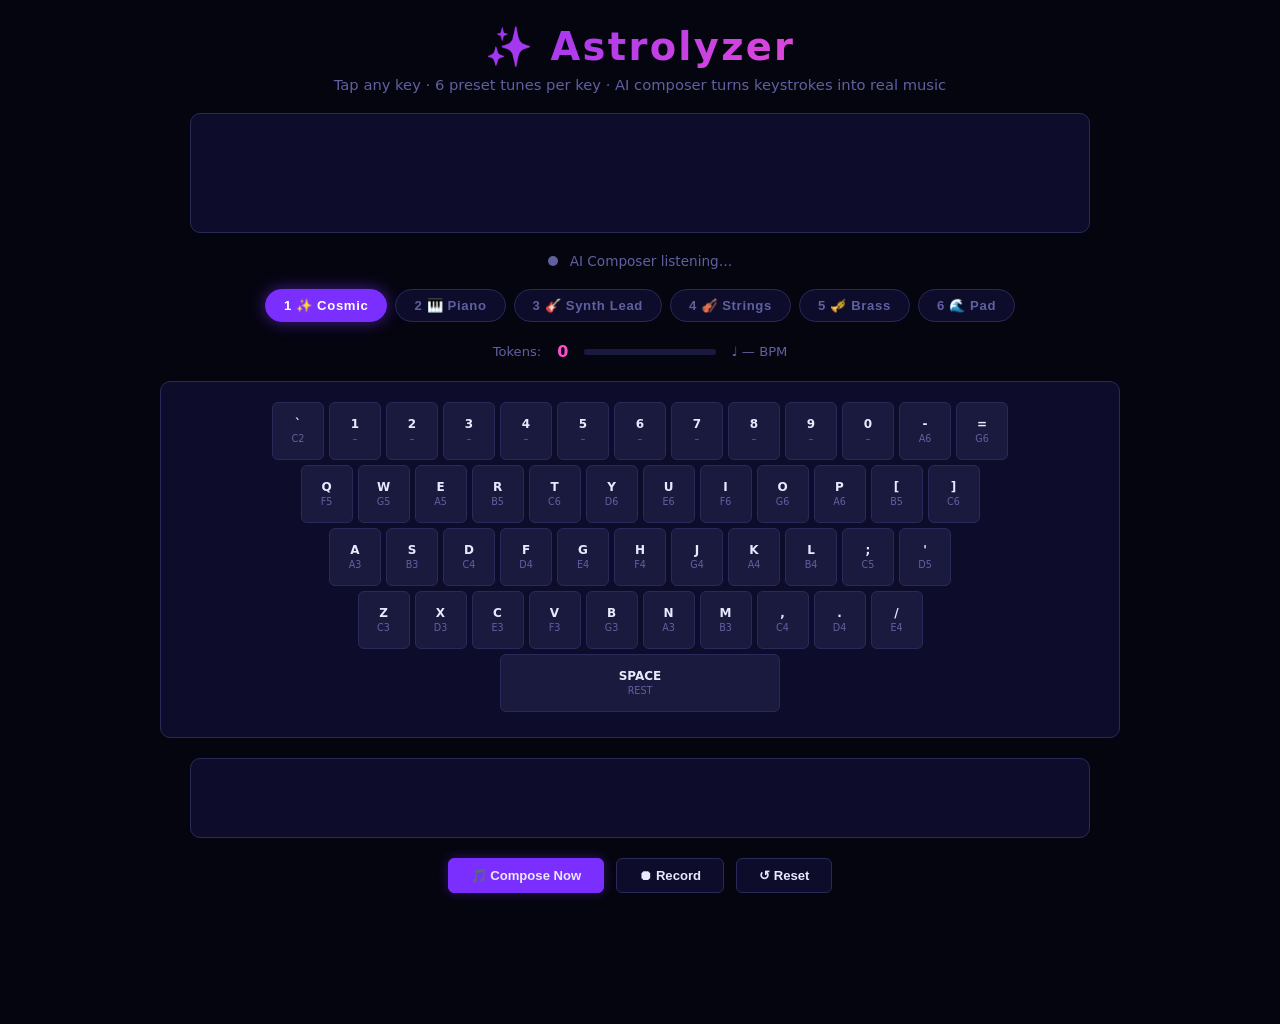
<file: index.html>
<!DOCTYPE html>
<html lang="en">
<head>
  <meta charset="UTF-8" />
  <meta name="viewport" content="width=device-width, initial-scale=1.0" />
  <title>Astrolyzer – Cosmic Keyboard Synthesizer</title>
  <link rel="stylesheet" href="styles/main.css" />
<meta name="description" content="Play a cosmic keyboard synthesizer and explore sound with a visual musical workspace.">
<link rel="canonical" href="https://www-infinity4.github.io/Astrolyzer/">
<meta property="og:type" content="website"><meta property="og:title" content="Astrolyzer"><meta property="og:description" content="Play a cosmic keyboard synthesizer and explore sound with a visual musical workspace."><meta property="og:url" content="https://www-infinity4.github.io/Astrolyzer/"><meta property="og:image" content="https://www-infinity4.github.io/Astrolyzer/assets/share-preview-v1.png"><meta property="og:image:secure_url" content="https://www-infinity4.github.io/Astrolyzer/assets/share-preview-v1.png"><meta property="og:image:type" content="image/png"><meta property="og:image:width" content="1731"><meta property="og:image:height" content="909"><meta property="og:image:alt" content="Astrolyzer website preview">
<meta name="twitter:card" content="summary_large_image"><meta name="twitter:title" content="Astrolyzer"><meta name="twitter:description" content="Play a cosmic keyboard synthesizer and explore sound with a visual musical workspace."><meta name="twitter:image" content="https://www-infinity4.github.io/Astrolyzer/assets/share-preview-v1.png"><meta name="twitter:image:alt" content="Astrolyzer website preview">
</head>
<body>

<!-- Background starfield -->
<canvas id="starfield"></canvas>

<div id="app">

  <!-- ── Header ─────────────────────────────────────────── -->
  <header>
    <h1>✨ Astrolyzer</h1>
    <p>Tap any key · 6 preset tunes per key · AI composer turns keystrokes into real music</p>
  </header>

  <!-- ── Frequency spectrum visualizer ─────────────────── -->
  <div id="visualizer-wrap">
    <canvas id="visualizer"></canvas>
  </div>

  <!-- ── Composer status ────────────────────────────────── -->
  <div id="composer-status">
    <div class="dot" id="composer-dot"></div>
    <span id="composer-label">AI Composer listening…</span>
  </div>

  <!-- ── Preset selector – 6 presets, one per sound timbre ─────────── -->
  <div id="presets" role="group" aria-label="Sound presets">
    <button class="preset-btn selected" data-idx="0" style="--preset-color:#7b2fff">1  ✨ Cosmic</button>
    <button class="preset-btn" data-idx="1" style="--preset-color:#c8c8ff">2  🎹 Piano</button>
    <button class="preset-btn" data-idx="2" style="--preset-color:#ff4ecd">3  🎸 Synth Lead</button>
    <button class="preset-btn" data-idx="3" style="--preset-color:#ffb347">4  🎻 Strings</button>
    <button class="preset-btn" data-idx="4" style="--preset-color:#ffd700">5  🎺 Brass</button>
    <button class="preset-btn" data-idx="5" style="--preset-color:#00e5ff">6  🌊 Pad</button>
  </div>

  <!-- ── Token bar ──────────────────────────────────────── -->
  <div id="token-bar">
    <span>Tokens:</span>
    <span id="token-count">0</span>
    <progress id="token-progress" max="16" value="0"></progress>
    <span id="tempo-label">♩ — BPM</span>
  </div>

  <!-- ── Virtual keyboard (pre-rendered; JS adds audio behaviour) ───── -->
  <div id="keyboard-wrap" aria-label="Virtual keyboard">

    <!-- Number row -->
    <div class="kb-row">
      <div class="key" data-key="`"><span class="kb-label">`</span><span class="note-label">C2</span></div>
      <div class="key" data-key="1"><span class="kb-label">1</span><span class="note-label">–</span></div>
      <div class="key" data-key="2"><span class="kb-label">2</span><span class="note-label">–</span></div>
      <div class="key" data-key="3"><span class="kb-label">3</span><span class="note-label">–</span></div>
      <div class="key" data-key="4"><span class="kb-label">4</span><span class="note-label">–</span></div>
      <div class="key" data-key="5"><span class="kb-label">5</span><span class="note-label">–</span></div>
      <div class="key" data-key="6"><span class="kb-label">6</span><span class="note-label">–</span></div>
      <div class="key" data-key="7"><span class="kb-label">7</span><span class="note-label">–</span></div>
      <div class="key" data-key="8"><span class="kb-label">8</span><span class="note-label">–</span></div>
      <div class="key" data-key="9"><span class="kb-label">9</span><span class="note-label">–</span></div>
      <div class="key" data-key="0"><span class="kb-label">0</span><span class="note-label">–</span></div>
      <div class="key" data-key="-"><span class="kb-label">-</span><span class="note-label">A6</span></div>
      <div class="key" data-key="="><span class="kb-label">=</span><span class="note-label">G6</span></div>
    </div>

    <!-- Q row -->
    <div class="kb-row">
      <div class="key" data-key="q"><span class="kb-label">Q</span><span class="note-label">F5</span></div>
      <div class="key" data-key="w"><span class="kb-label">W</span><span class="note-label">G5</span></div>
      <div class="key" data-key="e"><span class="kb-label">E</span><span class="note-label">A5</span></div>
      <div class="key" data-key="r"><span class="kb-label">R</span><span class="note-label">B5</span></div>
      <div class="key" data-key="t"><span class="kb-label">T</span><span class="note-label">C6</span></div>
      <div class="key" data-key="y"><span class="kb-label">Y</span><span class="note-label">D6</span></div>
      <div class="key" data-key="u"><span class="kb-label">U</span><span class="note-label">E6</span></div>
      <div class="key" data-key="i"><span class="kb-label">I</span><span class="note-label">F6</span></div>
      <div class="key" data-key="o"><span class="kb-label">O</span><span class="note-label">G6</span></div>
      <div class="key" data-key="p"><span class="kb-label">P</span><span class="note-label">A6</span></div>
      <div class="key" data-key="["><span class="kb-label">[</span><span class="note-label">B5</span></div>
      <div class="key" data-key="]"><span class="kb-label">]</span><span class="note-label">C6</span></div>
    </div>

    <!-- A row -->
    <div class="kb-row">
      <div class="key" data-key="a"><span class="kb-label">A</span><span class="note-label">A3</span></div>
      <div class="key" data-key="s"><span class="kb-label">S</span><span class="note-label">B3</span></div>
      <div class="key" data-key="d"><span class="kb-label">D</span><span class="note-label">C4</span></div>
      <div class="key" data-key="f"><span class="kb-label">F</span><span class="note-label">D4</span></div>
      <div class="key" data-key="g"><span class="kb-label">G</span><span class="note-label">E4</span></div>
      <div class="key" data-key="h"><span class="kb-label">H</span><span class="note-label">F4</span></div>
      <div class="key" data-key="j"><span class="kb-label">J</span><span class="note-label">G4</span></div>
      <div class="key" data-key="k"><span class="kb-label">K</span><span class="note-label">A4</span></div>
      <div class="key" data-key="l"><span class="kb-label">L</span><span class="note-label">B4</span></div>
      <div class="key" data-key=";"><span class="kb-label">;</span><span class="note-label">C5</span></div>
      <div class="key" data-key="'"><span class="kb-label">'</span><span class="note-label">D5</span></div>
    </div>

    <!-- Z row -->
    <div class="kb-row">
      <div class="key" data-key="z"><span class="kb-label">Z</span><span class="note-label">C3</span></div>
      <div class="key" data-key="x"><span class="kb-label">X</span><span class="note-label">D3</span></div>
      <div class="key" data-key="c"><span class="kb-label">C</span><span class="note-label">E3</span></div>
      <div class="key" data-key="v"><span class="kb-label">V</span><span class="note-label">F3</span></div>
      <div class="key" data-key="b"><span class="kb-label">B</span><span class="note-label">G3</span></div>
      <div class="key" data-key="n"><span class="kb-label">N</span><span class="note-label">A3</span></div>
      <div class="key" data-key="m"><span class="kb-label">M</span><span class="note-label">B3</span></div>
      <div class="key" data-key=","><span class="kb-label">,</span><span class="note-label">C4</span></div>
      <div class="key" data-key="."><span class="kb-label">.</span><span class="note-label">D4</span></div>
      <div class="key" data-key="/"><span class="kb-label">/</span><span class="note-label">E4</span></div>
    </div>

    <!-- Space bar -->
    <div class="kb-row">
      <div class="key space" data-key=" "><span class="kb-label">SPACE</span><span class="note-label">REST</span></div>
    </div>

  </div><!-- /#keyboard-wrap -->

  <!-- ── Song / token display ───────────────────────────── -->
  <div id="song-display" aria-live="polite" aria-label="Song tokens"></div>

  <!-- ── Controls ───────────────────────────────────────── -->
  <div id="controls">
    <button class="ctrl-btn primary" id="btn-compose">🎵 Compose Now</button>
    <button class="ctrl-btn" id="btn-record">⏺ Record</button>
    <button class="ctrl-btn danger" id="btn-reset">↺ Reset</button>
  </div>

  <!-- ── Knobs ──────────────────────────────────────────── -->
  <div id="knobs">
    <div class="knob-group">
      <label for="vol-slider">Volume</label>
      <input type="range" id="vol-slider" min="0" max="1" step="0.01" value="0.75" />
    </div>
    <div class="knob-group">
      <label for="reverb-slider">Reverb</label>
      <input type="range" id="reverb-slider" min="0" max="1" step="0.01" value="0.5" />
    </div>
  </div>

  <footer>
    Press <kbd>1</kbd>–<kbd>6</kbd> to switch presets &nbsp;|&nbsp;
    Tap any key to play &nbsp;|&nbsp;
    AI composer activates automatically ✨
  </footer>

</div><!-- /#app -->

<script src="src/keyboard.js"></script>
<script src="src/synthesizer.js"></script>
<script src="src/composer.js"></script>
<script src="src/visualizer.js"></script>
<script src="src/main.js"></script>
<script defer src="https://www-infinity4.github.io/Mint-For-Infinity/unified-wallet.js?v=20260831-game-rewards1"></script>
<script defer src="https://www-infinity4.github.io/Mint-For-Infinity/site-community.js?v=20260831-storage2" data-site-id="ASTROLYZER" data-site-title="Astrolyzer" data-share-url="https://www-infinity4.github.io/Astrolyzer/share.html"></script>
</body>
</html>
</file>
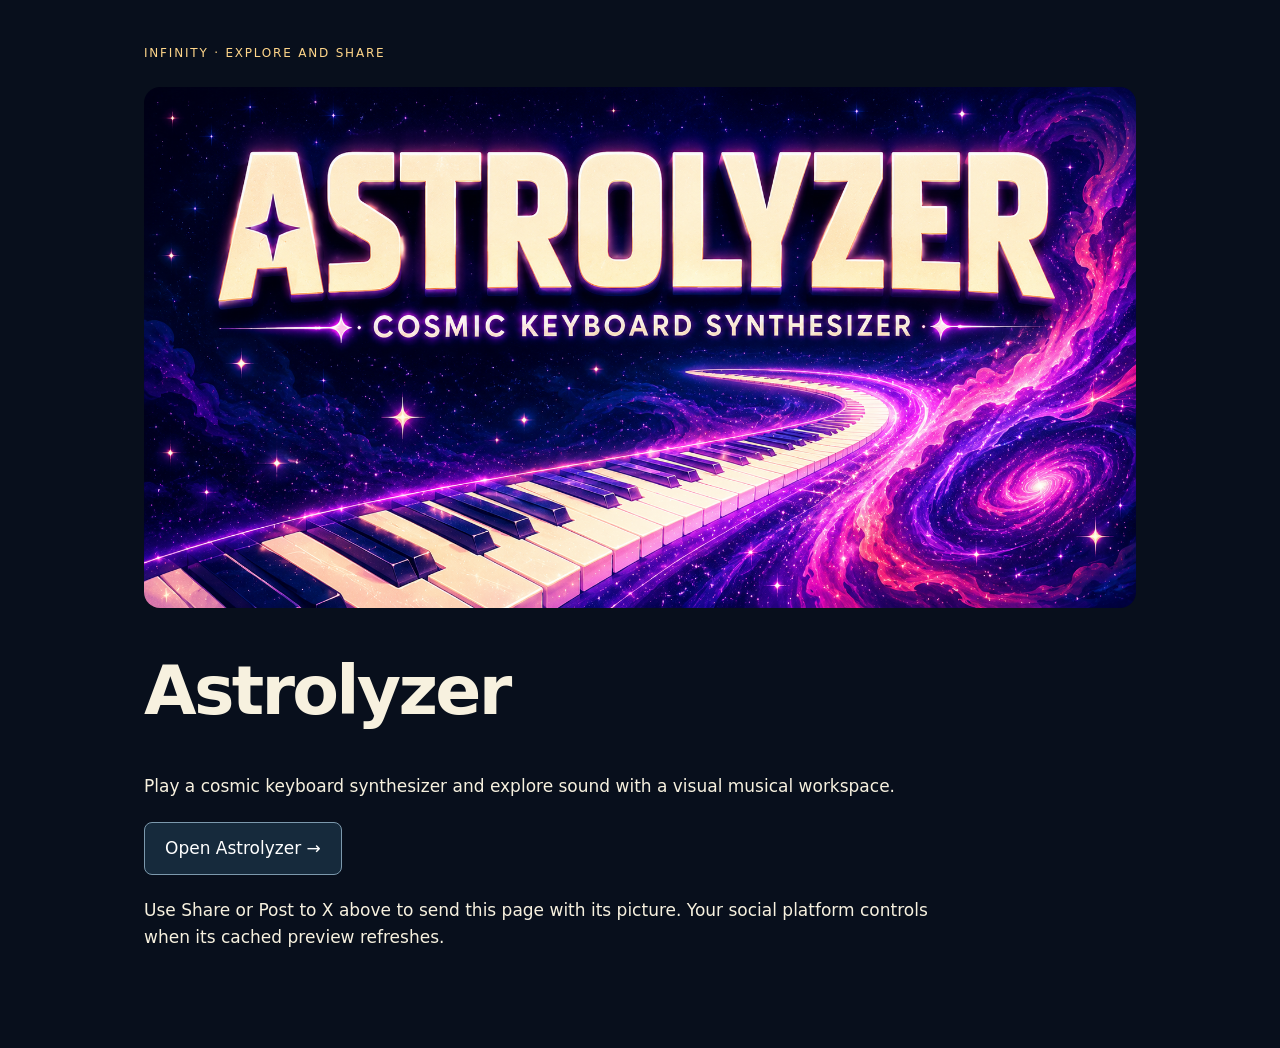
<file: share.html>
<!doctype html><html lang="en"><head><meta charset="utf-8"><meta name="viewport" content="width=device-width,initial-scale=1"><title>Astrolyzer — Share</title><meta name="description" content="Play a cosmic keyboard synthesizer and explore sound with a visual musical workspace.">
<link rel="canonical" href="https://www-infinity4.github.io/Astrolyzer/share.html">
<meta property="og:type" content="website"><meta property="og:title" content="Astrolyzer"><meta property="og:description" content="Play a cosmic keyboard synthesizer and explore sound with a visual musical workspace."><meta property="og:url" content="https://www-infinity4.github.io/Astrolyzer/share.html"><meta property="og:image" content="https://www-infinity4.github.io/Astrolyzer/assets/share-preview-v1.png"><meta property="og:image:secure_url" content="https://www-infinity4.github.io/Astrolyzer/assets/share-preview-v1.png"><meta property="og:image:type" content="image/png"><meta property="og:image:width" content="1731"><meta property="og:image:height" content="909"><meta property="og:image:alt" content="Astrolyzer website preview">
<meta name="twitter:card" content="summary_large_image"><meta name="twitter:title" content="Astrolyzer"><meta name="twitter:description" content="Play a cosmic keyboard synthesizer and explore sound with a visual musical workspace."><meta name="twitter:image" content="https://www-infinity4.github.io/Astrolyzer/assets/share-preview-v1.png"><meta name="twitter:image:alt" content="Astrolyzer website preview"><style>*{box-sizing:border-box}body{margin:0;background:#080f1c;color:#f7f1df;font:17px/1.6 system-ui,sans-serif}main{max-width:1040px;margin:auto;padding:32px 24px 80px}h1{font-size:clamp(36px,7vw,68px);line-height:1.08;letter-spacing:-.04em}h2{margin-top:2em}a{color:#aee8ff}img.hero{display:block;width:100%;height:auto;border-radius:16px;margin:24px 0}p{max-width:75ch}.eyebrow{font-size:12px;letter-spacing:.15em;text-transform:uppercase;color:#ffd68a}.button{display:inline-block;border:1px solid #7c99ad;border-radius:8px;padding:12px 20px;text-decoration:none;background:#162a3c;color:#fff;margin:5px 8px 5px 0}.note{border-left:3px solid #ffd68a;background:#142031;padding:16px 20px}.doc{border-top:1px solid #324055;margin-top:48px;overflow-wrap:anywhere}.doc pre{overflow:auto;background:#121d2b;padding:18px;border-radius:8px}.doc table{display:block;overflow:auto;border-collapse:collapse}.doc td,.doc th{border:1px solid #44556b;padding:8px}.grid{display:grid;grid-template-columns:repeat(auto-fit,minmax(250px,1fr));gap:18px}.card{padding:22px;border:1px solid #324055;border-radius:14px;background:#101d2c}.card h2{margin:0}</style></head><body><main><p class="eyebrow">Infinity · Explore and share</p><img class="hero" src="assets/share-preview-v1.png" alt="Astrolyzer website preview"><h1>Astrolyzer</h1><p>Play a cosmic keyboard synthesizer and explore sound with a visual musical workspace.</p><a class="button" href="./">Open Astrolyzer →</a><p>Use Share or Post to X above to send this page with its picture. Your social platform controls when its cached preview refreshes.</p></main><script defer src="https://www-infinity4.github.io/Mint-For-Infinity/unified-wallet.js?v=20260831-game-rewards1"></script>
<script defer src="https://www-infinity4.github.io/Mint-For-Infinity/site-community.js?v=20260831-storage2" data-site-id="ASTROLYZER" data-site-title="Astrolyzer" data-share-url="https://www-infinity4.github.io/Astrolyzer/share.html"></script></body></html>
</file>
<file: styles/main.css>
/* Astrolyzer – cosmic keyboard synthesizer */
*, *::before, *::after { box-sizing: border-box; margin: 0; padding: 0; }

:root {
  --bg: #050510;
  --panel: #0d0d2b;
  --accent: #7b2fff;
  --accent2: #ff4ecd;
  --text: #e8e8ff;
  --dim: #6060a0;
  --key-bg: #141432;
  --key-active: #7b2fff;
  --key-white: #1a1a3e;
  --radius: 10px;
}

html, body {
  height: 100%;
  background: var(--bg);
  color: var(--text);
  font-family: 'Segoe UI', system-ui, sans-serif;
  overflow-x: hidden;
}

/* ── Stars canvas (background) ───────────────────────────── */
#starfield {
  position: fixed;
  inset: 0;
  z-index: 0;
  pointer-events: none;
}

/* ── Layout ───────────────────────────────────────────────── */
#app {
  position: relative;
  z-index: 1;
  display: flex;
  flex-direction: column;
  align-items: center;
  min-height: 100vh;
  padding: 24px 16px 40px;
  gap: 20px;
}

/* ── Header ───────────────────────────────────────────────── */
header {
  text-align: center;
}
header h1 {
  font-size: 2.4rem;
  font-weight: 800;
  letter-spacing: .06em;
  background: linear-gradient(135deg, var(--accent), var(--accent2));
  -webkit-background-clip: text;
  -webkit-text-fill-color: transparent;
  background-clip: text;
}
header p {
  color: var(--dim);
  font-size: .92rem;
  margin-top: 6px;
}

/* ── Visualizer ───────────────────────────────────────────── */
#visualizer-wrap {
  width: 100%;
  max-width: 900px;
  background: var(--panel);
  border: 1px solid #2a2a5a;
  border-radius: var(--radius);
  overflow: hidden;
  height: 120px;
  position: relative;
}
#visualizer {
  width: 100%;
  height: 100%;
}

/* ── Composer status ──────────────────────────────────────── */
#composer-status {
  display: flex;
  align-items: center;
  gap: 12px;
  font-size: .85rem;
  color: var(--dim);
}
#composer-status .dot {
  width: 10px;
  height: 10px;
  border-radius: 50%;
  background: var(--dim);
  transition: background .3s, box-shadow .3s;
}
#composer-status .dot.active {
  background: var(--accent2);
  box-shadow: 0 0 10px var(--accent2);
}
#composer-label { transition: color .3s; }
#composer-label.active { color: var(--accent2); }

/* ── Preset selector ──────────────────────────────────────── */
#presets {
  display: flex;
  gap: 8px;
  flex-wrap: wrap;
  justify-content: center;
}
.preset-btn {
  padding: 8px 18px;
  border-radius: 20px;
  border: 1px solid #2a2a5a;
  background: var(--panel);
  color: var(--dim);
  cursor: pointer;
  font-size: .82rem;
  font-weight: 600;
  letter-spacing: .05em;
  transition: all .2s;
  user-select: none;
}
.preset-btn:hover { border-color: var(--accent); color: var(--text); }
.preset-btn.selected {
  background: var(--accent);
  border-color: var(--accent);
  color: #fff;
  box-shadow: 0 0 16px #7b2fff88;
}

/* ── Keyboard ─────────────────────────────────────────────── */
#keyboard-wrap {
  width: 100%;
  max-width: 960px;
  background: var(--panel);
  border: 1px solid #2a2a5a;
  border-radius: var(--radius);
  padding: 20px 16px;
}

.kb-row {
  display: flex;
  justify-content: center;
  gap: 5px;
  margin-bottom: 5px;
}

.key {
  display: flex;
  flex-direction: column;
  align-items: center;
  justify-content: center;
  min-width: 52px;
  height: 58px;
  border-radius: 6px;
  border: 1px solid #2a2a5a;
  background: var(--key-white);
  cursor: pointer;
  user-select: none;
  transition: background .08s, box-shadow .08s, transform .08s;
  position: relative;
  flex-shrink: 0;
}
.key .kb-label {
  font-size: .75rem;
  font-weight: 700;
  color: var(--text);
  line-height: 1;
}
.key .note-label {
  font-size: .6rem;
  color: var(--dim);
  margin-top: 3px;
}
.key:hover {
  border-color: var(--accent);
  background: #1e1e4a;
}
.key.active {
  background: var(--key-active);
  border-color: var(--accent);
  box-shadow: 0 0 18px var(--accent), 0 0 6px var(--accent2);
  transform: translateY(2px);
}
.key.composer-active {
  background: #2a1060;
  border-color: var(--accent2);
  box-shadow: 0 0 14px var(--accent2);
}

/* Space bar */
.key.space {
  min-width: 280px;
}

/* ── Token counter ────────────────────────────────────────── */
#token-bar {
  display: flex;
  align-items: center;
  gap: 16px;
  font-size: .82rem;
  color: var(--dim);
}
#token-count {
  font-weight: 700;
  color: var(--accent2);
  font-size: 1rem;
}
#token-bar progress {
  flex: 1;
  max-width: 200px;
  height: 6px;
  border-radius: 3px;
  appearance: none;
  background: #1a1a40;
  border: none;
}
#token-bar progress::-webkit-progress-bar { background: #1a1a40; border-radius: 3px; }
#token-bar progress::-webkit-progress-value {
  background: linear-gradient(90deg, var(--accent), var(--accent2));
  border-radius: 3px;
}

/* ── Song scroll ──────────────────────────────────────────── */
#song-display {
  width: 100%;
  max-width: 900px;
  background: var(--panel);
  border: 1px solid #2a2a5a;
  border-radius: var(--radius);
  padding: 14px 18px;
  font-size: .82rem;
  min-height: 80px;
  max-height: 160px;
  overflow-y: auto;
  color: var(--dim);
  line-height: 1.7;
}
#song-display span {
  display: inline-block;
  padding: 1px 5px;
  margin: 1px;
  border-radius: 4px;
  background: #1a1a40;
  color: var(--text);
  font-family: 'Courier New', monospace;
  font-size: .78rem;
}
#song-display span.composer {
  background: #2a1060;
  color: var(--accent2);
}

/* ── Controls ─────────────────────────────────────────────── */
#controls {
  display: flex;
  gap: 12px;
  flex-wrap: wrap;
  justify-content: center;
}
.ctrl-btn {
  padding: 9px 22px;
  border-radius: 6px;
  border: 1px solid #2a2a5a;
  background: var(--panel);
  color: var(--text);
  cursor: pointer;
  font-size: .82rem;
  font-weight: 600;
  transition: all .2s;
}
.ctrl-btn:hover { border-color: var(--accent); }
.ctrl-btn.danger:hover { border-color: #ff4e4e; color: #ff4e4e; }
.ctrl-btn.primary {
  background: var(--accent);
  border-color: var(--accent);
  box-shadow: 0 0 12px #7b2fff55;
}
.ctrl-btn.primary:hover { box-shadow: 0 0 22px #7b2fff99; }

/* ── Volume / tempo knobs ─────────────────────────────────── */
#knobs {
  display: flex;
  gap: 24px;
  align-items: center;
  flex-wrap: wrap;
  justify-content: center;
}
.knob-group {
  display: flex;
  flex-direction: column;
  align-items: center;
  gap: 6px;
  font-size: .78rem;
  color: var(--dim);
}
.knob-group label { font-weight: 600; }
.knob-group input[type=range] {
  width: 110px;
  accent-color: var(--accent);
}

/* ── Footer ───────────────────────────────────────────────── */
footer {
  color: var(--dim);
  font-size: .72rem;
  text-align: center;
}

/* ── Particle bursts ──────────────────────────────────────── */
.particle {
  position: fixed;
  border-radius: 50%;
  pointer-events: none;
  z-index: 999;
  animation: particle-fly 1s ease-out forwards;
}
@keyframes particle-fly {
  to { transform: translate(var(--dx), var(--dy)) scale(0); opacity: 0; }
}
</file>
